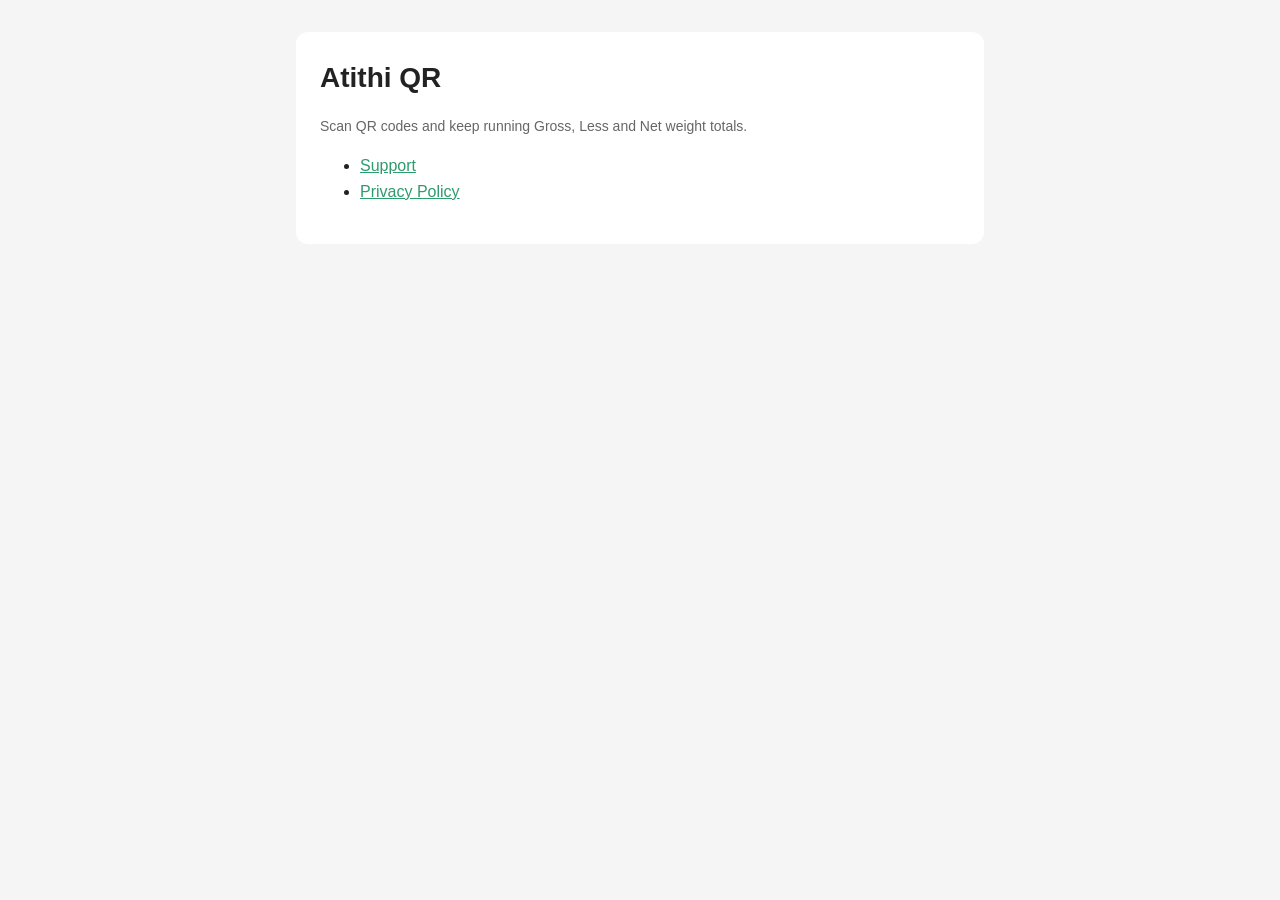
<file: index.html>
<!doctype html>
<html lang="en">
<head>
<meta charset="utf-8">
<meta name="viewport" content="width=device-width, initial-scale=1">
<title>Atithi QR</title>
<meta name="description" content="Atithi QR scans QR codes and keeps running Gross, Less and Net weight totals.">
<link rel="stylesheet" href="style.css">
</head>
<body>
<main>
  <div class="card">
    <h1>Atithi QR</h1>
    <p class="muted">Scan QR codes and keep running Gross, Less and Net weight totals.</p>
    <ul>
      <li><a href="support.html">Support</a></li>
      <li><a href="privacy.html">Privacy Policy</a></li>
    </ul>
  </div>
</main>
</body>
</html>
</file>
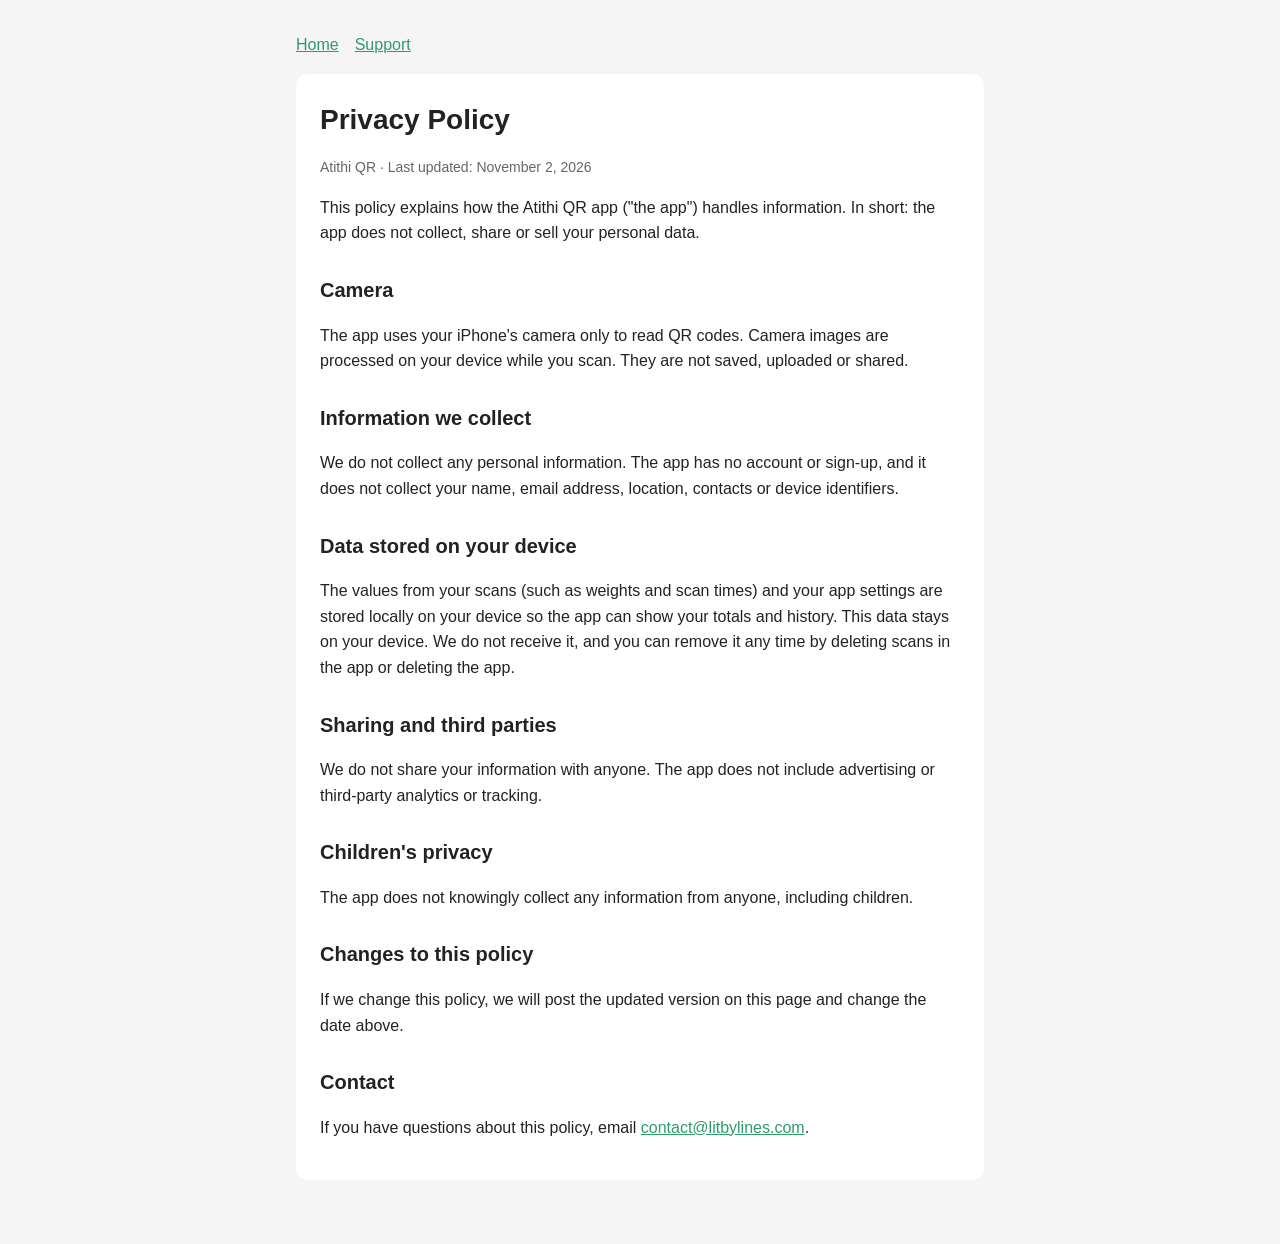
<file: privacy.html>
<!doctype html>
<html lang="en">
<head>
<meta charset="utf-8">
<meta name="viewport" content="width=device-width, initial-scale=1">
<title>Atithi QR Privacy Policy</title>
<meta name="description" content="Privacy policy for the Atithi QR app.">
<link rel="stylesheet" href="style.css">
</head>
<body>
<main>
  <nav><a href="index.html">Home</a><a href="support.html">Support</a></nav>
  <div class="card">
    <h1>Privacy Policy</h1>
    <p class="muted">Atithi QR &middot; Last updated: November 2, 2026</p>

    <p>This policy explains how the Atithi QR app ("the app") handles information. In short: the app does not collect, share or sell your personal data.</p>

    <h2>Camera</h2>
    <p>The app uses your iPhone's camera only to read QR codes. Camera images are processed on your device while you scan. They are not saved, uploaded or shared.</p>

    <h2>Information we collect</h2>
    <p>We do not collect any personal information. The app has no account or sign-up, and it does not collect your name, email address, location, contacts or device identifiers.</p>

    <h2>Data stored on your device</h2>
    <p>The values from your scans (such as weights and scan times) and your app settings are stored locally on your device so the app can show your totals and history. This data stays on your device. We do not receive it, and you can remove it any time by deleting scans in the app or deleting the app.</p>

    <h2>Sharing and third parties</h2>
    <p>We do not share your information with anyone. The app does not include advertising or third-party analytics or tracking.</p>

    <h2>Children's privacy</h2>
    <p>The app does not knowingly collect any information from anyone, including children.</p>

    <h2>Changes to this policy</h2>
    <p>If we change this policy, we will post the updated version on this page and change the date above.</p>

    <h2>Contact</h2>
    <p>If you have questions about this policy, email <a href="mailto:contact@litbylines.com">contact@litbylines.com</a>.</p>
  </div>
</main>
</body>
</html>
</file>
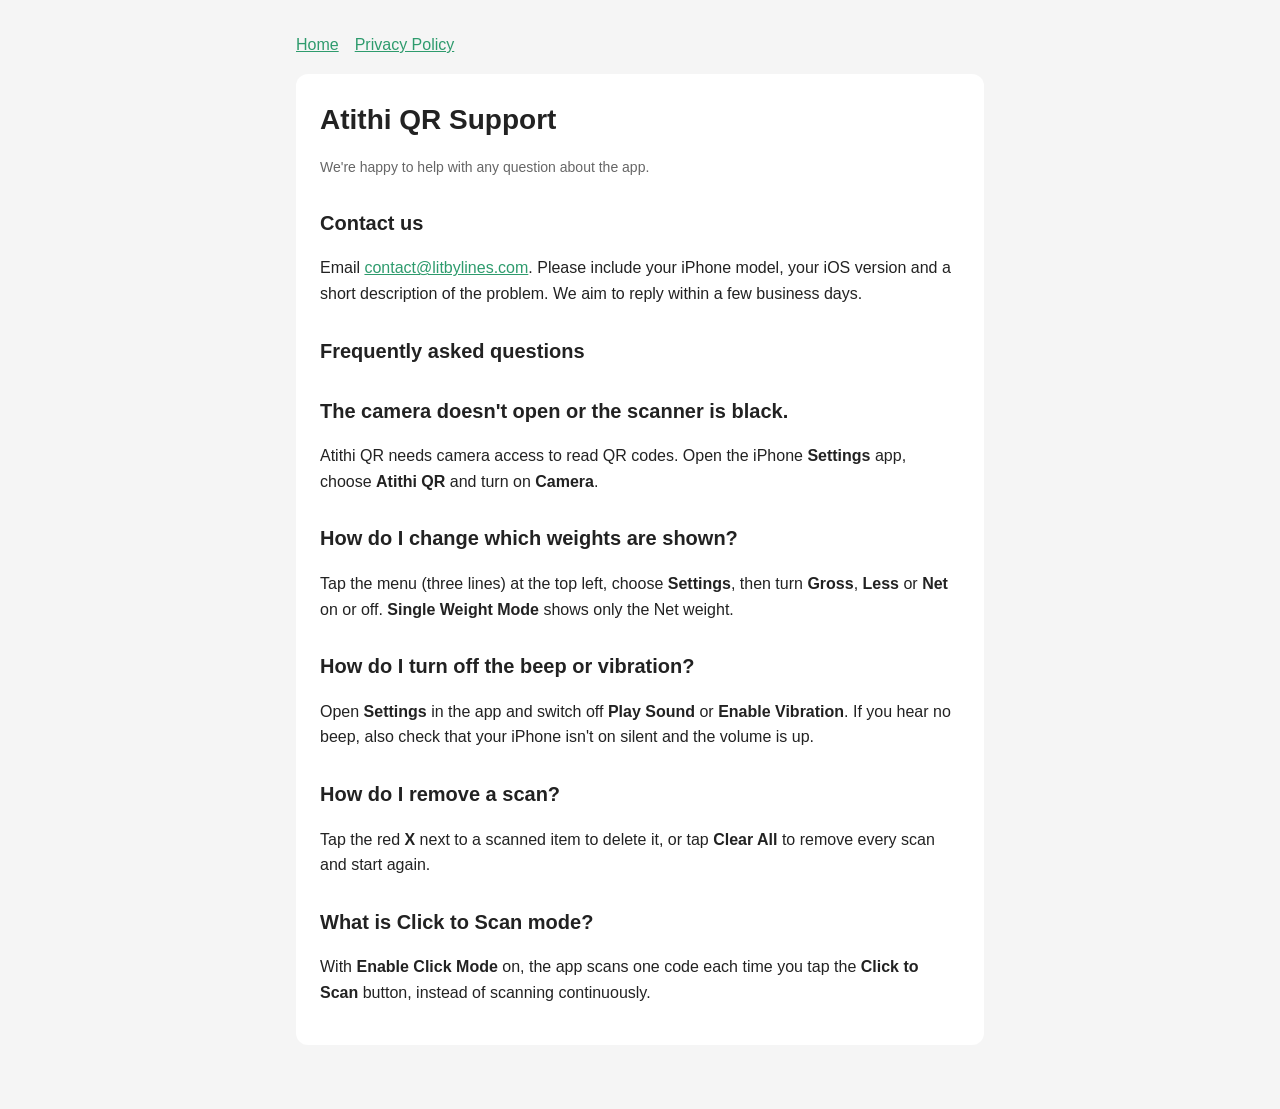
<file: support.html>
<!doctype html>
<html lang="en">
<head>
<meta charset="utf-8">
<meta name="viewport" content="width=device-width, initial-scale=1">
<title>Atithi QR Support</title>
<meta name="description" content="Get help with Atithi QR.">
<link rel="stylesheet" href="style.css">
</head>
<body>
<main>
  <nav><a href="index.html">Home</a><a href="privacy.html">Privacy Policy</a></nav>
  <div class="card">
    <h1>Atithi QR Support</h1>
    <p class="muted">We're happy to help with any question about the app.</p>

    <h2>Contact us</h2>
    <p>Email <a href="mailto:contact@litbylines.com">contact@litbylines.com</a>. Please include your iPhone model, your iOS version and a short description of the problem. We aim to reply within a few business days.</p>

    <h2>Frequently asked questions</h2>

    <h2>The camera doesn't open or the scanner is black.</h2>
    <p>Atithi QR needs camera access to read QR codes. Open the iPhone <strong>Settings</strong> app, choose <strong>Atithi QR</strong> and turn on <strong>Camera</strong>.</p>

    <h2>How do I change which weights are shown?</h2>
    <p>Tap the menu (three lines) at the top left, choose <strong>Settings</strong>, then turn <strong>Gross</strong>, <strong>Less</strong> or <strong>Net</strong> on or off. <strong>Single Weight Mode</strong> shows only the Net weight.</p>

    <h2>How do I turn off the beep or vibration?</h2>
    <p>Open <strong>Settings</strong> in the app and switch off <strong>Play Sound</strong> or <strong>Enable Vibration</strong>. If you hear no beep, also check that your iPhone isn't on silent and the volume is up.</p>

    <h2>How do I remove a scan?</h2>
    <p>Tap the red <strong>X</strong> next to a scanned item to delete it, or tap <strong>Clear All</strong> to remove every scan and start again.</p>

    <h2>What is Click to Scan mode?</h2>
    <p>With <strong>Enable Click Mode</strong> on, the app scans one code each time you tap the <strong>Click to Scan</strong> button, instead of scanning continuously.</p>
  </div>
</main>
</body>
</html>
</file>
<file: style.css>
:root { --bg:#f5f5f5; --card:#fff; --text:#222; --muted:#666; --accent:#2e9b6d; }
@media (prefers-color-scheme: dark) { :root { --bg:#111; --card:#1b1b1b; --text:#eee; --muted:#aaa; --accent:#4fd1a0; } }
* { box-sizing: border-box; }
body { margin:0; background:var(--bg); color:var(--text); font:16px/1.6 -apple-system,BlinkMacSystemFont,"Segoe UI",Roboto,sans-serif; }
main { max-width:720px; margin:0 auto; padding:32px 16px 64px; }
.card { background:var(--card); border-radius:12px; padding:24px; }
h1 { margin:0 0 4px; font-size:28px; }
h2 { margin-top:28px; font-size:20px; }
.muted { color:var(--muted); font-size:14px; }
a { color:var(--accent); }
nav { margin-bottom:16px; }
nav a { margin-right:16px; }
</file>
